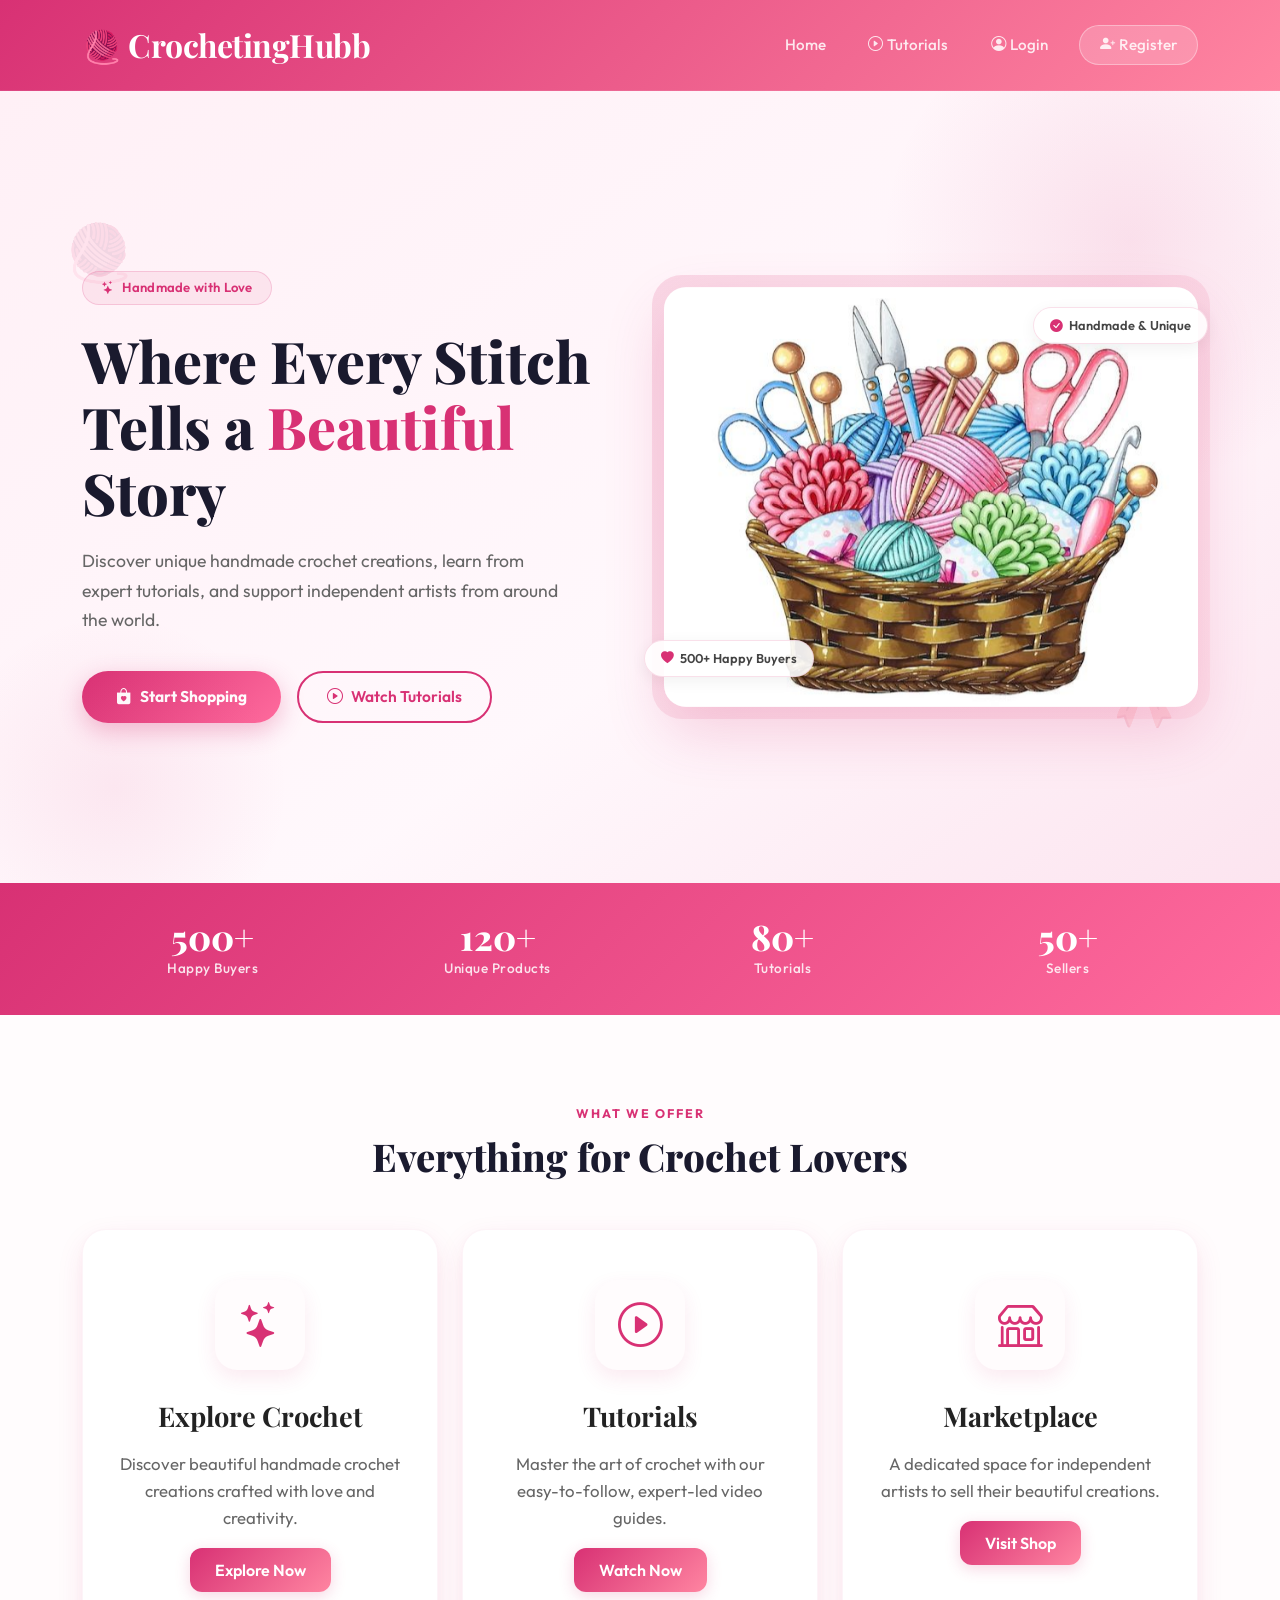
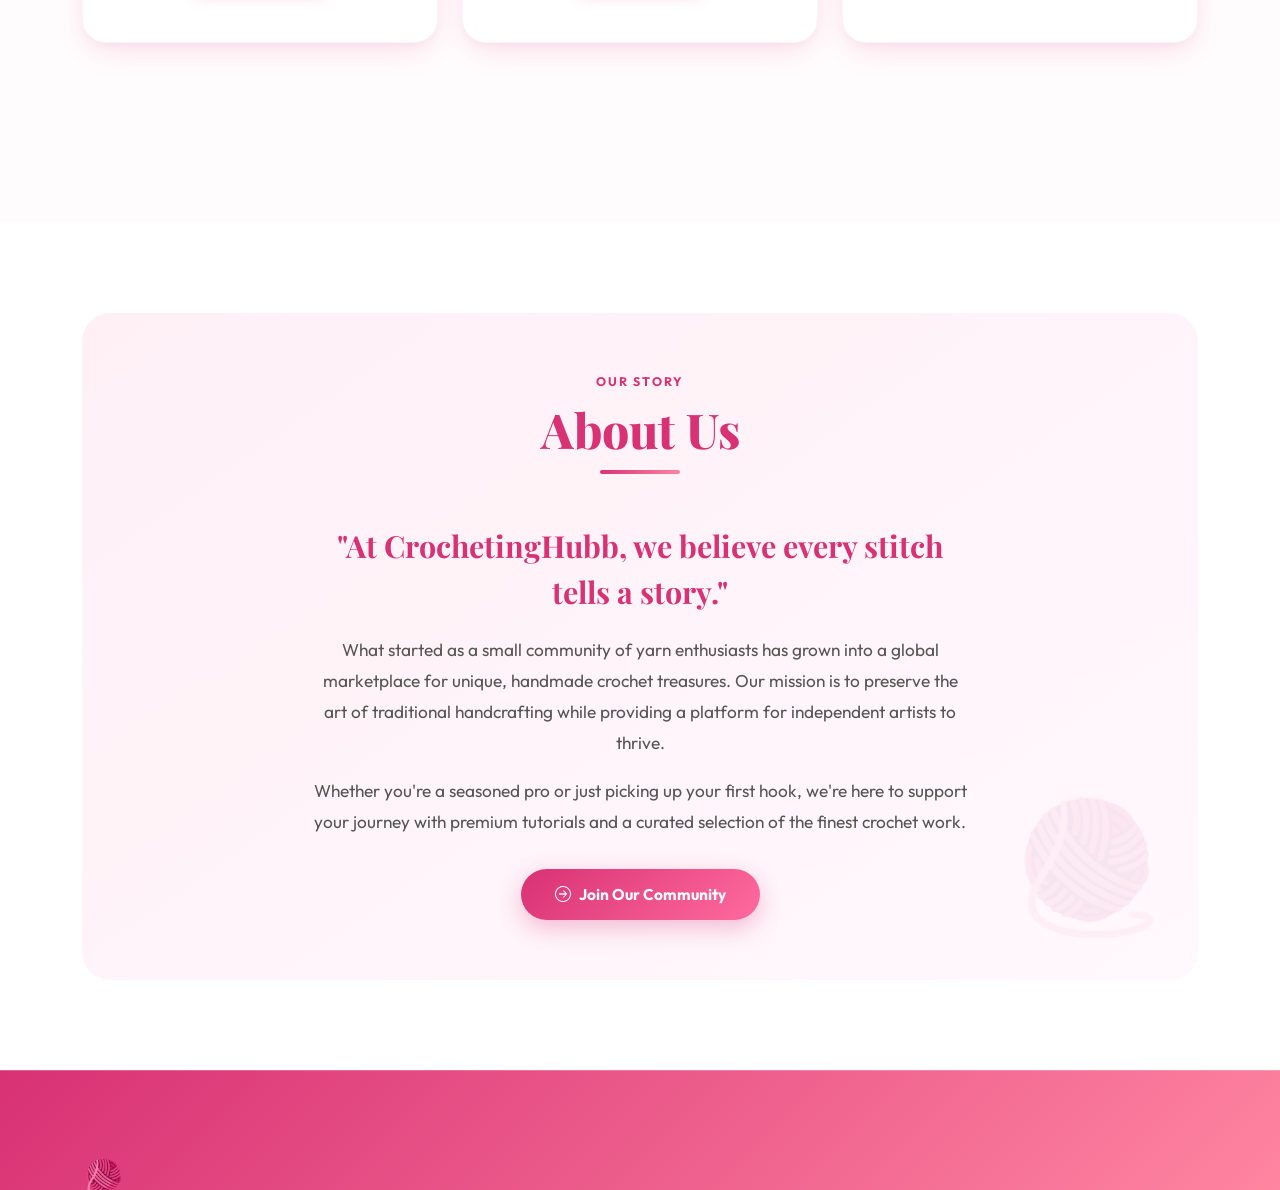
<file: index.html>
<!DOCTYPE html>
<html lang="en">

<head>
    <meta charset="UTF-8">
    <title>CrochetingHubb — Handmade with Love</title>
    <meta name="description"
        content="Discover handmade crochet products, learn step-by-step tutorials, and support talented small creators from around the world.">
    <meta name="viewport" content="width=device-width, initial-scale=1">

    <link href="https://cdn.jsdelivr.net/npm/bootstrap@5.3.2/dist/css/bootstrap.min.css" rel="stylesheet">
    <link rel="stylesheet" href="https://cdn.jsdelivr.net/npm/bootstrap-icons@1.11.1/font/bootstrap-icons.css">
    <link rel="stylesheet" href="assets/css/style.css">

    <style>
        /* ── HERO ── */
        .hero-section {
            min-height: 88vh;
            background: linear-gradient(145deg, #fff0f6 0%, #fff8fc 60%, #fce4ef 100%);
            display: flex;
            align-items: center;
            position: relative;
            overflow: hidden;
            padding: 80px 0 60px;
        }

        /* Decorative blobs */
        .hero-section::before {
            content: '';
            position: absolute;
            width: 500px;
            height: 500px;
            background: radial-gradient(circle, rgba(216, 49, 116, .12) 0%, transparent 70%);
            top: -100px;
            right: -100px;
            border-radius: 50%;
            pointer-events: none;
        }

        .hero-section::after {
            content: '';
            position: absolute;
            width: 350px;
            height: 350px;
            background: radial-gradient(circle, rgba(216, 49, 116, .08) 0%, transparent 70%);
            bottom: -80px;
            left: -60px;
            border-radius: 50%;
            pointer-events: none;
        }

        .hero-badge {
            display: inline-flex;
            align-items: center;
            gap: 8px;
            background: rgba(216, 49, 116, .08);
            border: 1px solid rgba(216, 49, 116, .18);
            color: var(--primary-pink);
            border-radius: 30px;
            padding: 6px 18px;
            font-size: .82rem;
            font-weight: 600;
            letter-spacing: .3px;
            margin-bottom: 22px;
        }

        .hero-headline {
            font-family: var(--font-heading);
            font-size: clamp(2.4rem, 5vw, 3.6rem);
            font-weight: 800;
            line-height: 1.15;
            color: #1a1a2e;
            margin-bottom: 20px;
        }

        .hero-headline span {
            color: var(--primary-pink);
        }

        .hero-sub {
            font-size: 1.1rem;
            color: #666;
            line-height: 1.7;
            max-width: 480px;
            margin-bottom: 36px;
        }

        .btn-hero-primary {
            background: linear-gradient(135deg, var(--primary-pink), #ff6b9d);
            color: #fff;
            border: none;
            border-radius: 40px;
            padding: 14px 34px;
            font-weight: 700;
            font-size: .97rem;
            text-decoration: none;
            display: inline-flex;
            align-items: center;
            gap: 8px;
            box-shadow: 0 8px 24px rgba(216, 49, 116, .30);
            transition: all .3s;
        }

        .btn-hero-primary:hover {
            transform: translateY(-2px);
            box-shadow: 0 14px 32px rgba(216, 49, 116, .40);
            color: #fff;
        }

        .btn-hero-outline {
            background: transparent;
            border: 2px solid var(--primary-pink);
            color: var(--primary-pink);
            border-radius: 40px;
            padding: 12px 28px;
            font-weight: 600;
            font-size: .97rem;
            text-decoration: none;
            display: inline-flex;
            align-items: center;
            gap: 8px;
            transition: all .3s;
        }

        .btn-hero-outline:hover {
            background: var(--primary-pink);
            color: #fff;
        }

        /* carousel wrapper */
        .hero-carousel-wrap {
            position: relative;
            z-index: 1;
        }

        .hero-carousel-wrap::before {
            content: '';
            position: absolute;
            inset: -12px;
            background: linear-gradient(135deg, rgba(216, 49, 116, .15), rgba(255, 133, 161, .10));
            border-radius: 30px;
            z-index: -1;
        }

        .hero-carousel-wrap .carousel {
            border-radius: 22px;
            overflow: hidden;
            box-shadow: 0 24px 60px rgba(216, 49, 116, .20);
        }

        .slider-img {
            height: 420px;
            object-fit: cover;
        }

        /* floating yarn icon */
        .yarn-float {
            position: absolute;
            font-size: 3.5rem;
            opacity: .12;
            pointer-events: none;
            animation: floatY 5s ease-in-out infinite alternate;
        }

        @keyframes floatY {
            from {
                transform: translateY(0);
            }

            to {
                transform: translateY(-18px);
            }
        }

        /* ── STATS STRIP ── */
        .stats-strip {
            background: linear-gradient(135deg, var(--primary-pink) 0%, #ff6b9d 100%);
            padding: 36px 0;
        }

        .stat-item {
            text-align: center;
            color: #fff;
        }

        .stat-number {
            font-size: 2.2rem;
            font-weight: 800;
            font-family: var(--font-heading);
            line-height: 1;
            margin-bottom: 4px;
        }

        .stat-label {
            font-size: .85rem;
            opacity: .85;
            font-weight: 500;
            letter-spacing: .5px;
        }

        /* ── SERVICES ── */
        .services-block {
            padding: 90px 0 80px;
            background: var(--light-bg);
        }

        .block-label {
            font-size: .78rem;
            font-weight: 700;
            letter-spacing: 2px;
            text-transform: uppercase;
            color: var(--primary-pink);
            margin-bottom: 10px;
        }

        .block-title {
            font-family: var(--font-heading);
            font-size: clamp(1.8rem, 3vw, 2.6rem);
            font-weight: 800;
            color: #1a1a2e;
            margin-bottom: 50px;
        }

        /* ── ABOUT ── */
        .about-block {
            background: #fff;
            padding: 90px 0;
        }

        .about-inner {
            background: linear-gradient(145deg, #fff0f6 0%, #fff8fc 100%);
            border-radius: 28px;
            padding: 60px;
            position: relative;
            overflow: hidden;
        }

        .about-inner::before {
            content: '🧶';
            font-size: 8rem;
            position: absolute;
            right: 30px;
            bottom: 20px;
            opacity: .07;
        }

        .about-quote {
            font-family: var(--font-heading);
            font-size: 1.9rem;
            color: var(--primary-pink);
            font-weight: 700;
            margin-bottom: 20px;
        }

        .about-text {
            font-size: 1.08rem;
            line-height: 1.8;
            color: #555;
        }

        /* ── FLOATING DECORATIONS ── */
        .deco-pill {
            display: inline-flex;
            align-items: center;
            gap: 6px;
            background: rgba(255, 255, 255, .9);
            border: 1px solid rgba(216, 49, 116, .15);
            border-radius: 30px;
            padding: 8px 16px;
            font-size: .8rem;
            font-weight: 600;
            color: #444;
            box-shadow: 0 4px 16px rgba(0, 0, 0, .06);
            position: absolute;
            z-index: 2;
        }

        .deco-pill i {
            color: var(--primary-pink);
        }

        .deco-1 {
            top: 20px;
            right: -10px;
            animation: floatY 4s ease-in-out infinite alternate;
        }

        .deco-2 {
            bottom: 30px;
            left: -20px;
            animation: floatY 4.5s ease-in-out 1s infinite alternate;
        }
    </style>
</head>

<body>

    <!-- ── NAVBAR ── -->
    <nav class="navbar navbar-expand-lg">
        <div class="container">
            <a class="navbar-brand" href="index.html">🧶 CrochetingHubb</a>

            <button class="navbar-toggler" type="button" data-bs-toggle="collapse" data-bs-target="#navbarNav">
                <span class="navbar-toggler-icon"></span>
            </button>

            <div class="collapse navbar-collapse" id="navbarNav">
                <ul class="navbar-nav ms-auto align-items-lg-center gap-lg-1">
                    <li class="nav-item"><a class="nav-link" href="index.html">Home</a></li>
                    <li class="nav-item"><a class="nav-link" href="tutorial.php"><i
                                class="bi bi-play-circle me-1"></i>Tutorials</a></li>
                    <li class="nav-item"><a class="nav-link" href="user\login.php"><i
                                class="bi bi-person-circle me-1"></i>Login</a></li>
                    <li class="nav-item ms-lg-2">
                        <a class="nav-link" href="user\register.php"
                            style="background:rgba(255,255,255,.18);border:1px solid rgba(255,255,255,.35);border-radius:30px;padding:8px 20px !important;">
                            <i class="bi bi-person-plus-fill me-1"></i>Register
                        </a>
                    </li>
                </ul>
            </div>
        </div>
    </nav>

    <main>

        <!-- ── HERO ── -->
        <section class="hero-section">
            <span class="yarn-float" style="top:15%;left:5%;">🧶</span>
            <span class="yarn-float" style="bottom:18%;right:8%;animation-delay:2s;">🎀</span>

            <div class="container">
                <div class="row align-items-center g-5">

                    <!-- Left: Text -->
                    <div class="col-lg-6">
                        <div class="hero-badge">
                            <i class="bi bi-stars"></i> Handmade with Love
                        </div>
                        <h1 class="hero-headline">
                            Where Every Stitch<br>
                            Tells a <span>Beautiful</span><br>
                            Story
                        </h1>
                        <p class="hero-sub">
                            Discover unique handmade crochet creations, learn from expert tutorials,
                            and support independent artists from around the world.
                        </p>
                        <div class="d-flex flex-wrap gap-3">
                            <a href="user\register.php" class="btn-hero-primary">
                                <i class="bi bi-bag-heart-fill"></i> Start Shopping
                            </a>
                            <a href="tutorial.php" class="btn-hero-outline">
                                <i class="bi bi-play-circle"></i> Watch Tutorials
                            </a>
                        </div>
                    </div>

                    <!-- Right: Carousel -->
                    <div class="col-lg-6">
                        <div class="hero-carousel-wrap">
                            <!-- Floating pills -->
                            <div class="deco-pill deco-1"><i class="bi bi-check-circle-fill"></i> Handmade &amp; Unique
                            </div>
                            <div class="deco-pill deco-2"><i class="bi bi-heart-fill"></i> 500+ Happy Buyers</div>

                            <div id="crochetCarousel" class="carousel slide" data-bs-ride="carousel"
                                data-bs-interval="3000" data-bs-pause="false">
                                <div class="carousel-inner">
                                    <div class="carousel-item active">
                                        <img src="assets/images/pic2.jpg" class="d-block w-100 slider-img"
                                            alt="Crochet 1">
                                    </div>
                                    <div class="carousel-item">
                                        <img src="assets/images/pic3.jpg" class="d-block w-100 slider-img"
                                            alt="Crochet 2">
                                    </div>
                                    <div class="carousel-item">
                                        <img src="assets/images/pic4.jpg" class="d-block w-100 slider-img"
                                            alt="Crochet 3">
                                    </div>
                                </div>
                                <button class="carousel-control-prev" type="button" data-bs-target="#crochetCarousel"
                                    data-bs-slide="prev">
                                    <span class="carousel-control-prev-icon"></span>
                                </button>
                                <button class="carousel-control-next" type="button" data-bs-target="#crochetCarousel"
                                    data-bs-slide="next">
                                    <span class="carousel-control-next-icon"></span>
                                </button>
                            </div>
                        </div>
                    </div>

                </div>
            </div>
        </section>

        <!-- ── STATS STRIP ── -->
        <section class="stats-strip">
            <div class="container">
                <div class="row g-4 justify-content-center">
                    <div class="col-6 col-md-3">
                        <div class="stat-item">
                            <div class="stat-number">500+</div>
                            <div class="stat-label">Happy Buyers</div>
                        </div>
                    </div>
                    <div class="col-6 col-md-3">
                        <div class="stat-item">
                            <div class="stat-number">120+</div>
                            <div class="stat-label">Unique Products</div>
                        </div>
                    </div>
                    <div class="col-6 col-md-3">
                        <div class="stat-item">
                            <div class="stat-number">80+</div>
                            <div class="stat-label">Tutorials</div>
                        </div>
                    </div>
                    <div class="col-6 col-md-3">
                        <div class="stat-item">
                            <div class="stat-number">50+</div>
                            <div class="stat-label">Sellers</div>
                        </div>
                    </div>
                </div>
            </div>
        </section>

        <!-- ── SERVICES ── -->
        <section class="services-block">
            <div class="container">
                <div class="text-center">
                    <p class="block-label">What We Offer</p>
                    <h2 class="block-title">Everything for Crochet Lovers</h2>
                </div>

                <div class="row g-4 services-section justify-content-center">
                    <div class="col-md-4">
                        <div class="service-card">
                            <div class="service-icon"><i class="bi bi-stars"></i></div>
                            <h3>Explore Crochet</h3>
                            <p>Discover beautiful handmade crochet creations crafted with love and creativity.</p>
                            <a href="user\register.php" class="btn btn-primary mt-3">Explore Now</a>
                        </div>
                    </div>
                    <div class="col-md-4">
                        <div class="service-card">
                            <div class="service-icon"><i class="bi bi-play-circle"></i></div>
                            <h3>Tutorials</h3>
                            <p>Master the art of crochet with our easy-to-follow, expert-led video guides.</p>
                            <a href="tutorial.php" class="btn btn-primary mt-3">Watch Now</a>
                        </div>
                    </div>
                    <div class="col-md-4">
                        <div class="service-card">
                            <div class="service-icon"><i class="bi bi-shop"></i></div>
                            <h3>Marketplace</h3>
                            <p>A dedicated space for independent artists to sell their beautiful creations.</p>
                            <a href="user\login.php" class="btn btn-primary mt-3">Visit Shop</a>
                        </div>
                    </div>
                </div>
            </div>
        </section>

        <!-- ── ABOUT ── -->
        <section class="about-block">
            <div class="container">
                <div class="about-inner">
                    <div class="row justify-content-center">
                        <div class="col-lg-8 text-center">
                            <p class="block-label">Our Story</p>
                            <h2 class="section-title">About Us</h2>
                            <p class="about-quote">"At CrochetingHubb, we believe every stitch tells a story."</p>
                            <p class="about-text">
                                What started as a small community of yarn enthusiasts has grown into a global
                                marketplace for
                                unique, handmade crochet treasures. Our mission is to preserve the art of traditional
                                handcrafting while providing a platform for independent artists to thrive.
                            </p>
                            <p class="about-text">
                                Whether you're a seasoned pro or just picking up your first hook, we're here to support
                                your
                                journey with premium tutorials and a curated selection of the finest crochet work.
                            </p>
                            <a href="user\register.php" class="btn-hero-primary mt-3" style="display:inline-flex;">
                                <i class="bi bi-arrow-right-circle"></i> Join Our Community
                            </a>
                        </div>
                    </div>
                </div>
            </div>
        </section>

    </main>

    <!-- ── FOOTER ── -->
    <footer class="premium-footer">
        <div class="container">
            <div class="row align-items-center">
                <div class="col-lg-3 text-center text-lg-start mb-3 mb-lg-0">
                    <a href="#" class="footer-brand">🧶 CrochetingHubb</a>
                </div>
                <div class="col-lg-6 mb-3 mb-lg-0">
                    <div class="mini-reviews-footer d-flex justify-content-center gap-4">
                        <div class="mini-review text-center">
                            <p class="mb-0 small italic">"Love the quality!"</p>
                            <span class="small opacity-75">- Sarah</span>
                        </div>
                        <div class="mini-review text-center">
                            <p class="mb-0 small italic">"Great tutorials!"</p>
                            <span class="small opacity-75">- Mike</span>
                        </div>
                        <div class="mini-review text-center">
                            <p class="mb-0 small italic">"Best community!"</p>
                            <span class="small opacity-75">- Elena</span>
                        </div>
                    </div>
                </div>
                <div class="col-lg-3 text-center text-lg-end">
                    <div class="footer-nav-horizontal">
                        <a href="#" class="text-white text-decoration-none me-3">Shop</a>
                        <a href="#" class="text-white text-decoration-none me-3">Support</a>
                        <a href="#" class="text-white text-decoration-none">Policy</a>
                    </div>
                </div>
            </div>
            <div class="footer-bottom text-center">
                <p class="mb-0">© 2026 CrochetingHubb. Made with passion for the Crochet Community.</p>
            </div>
        </div>
    </footer>

    <script src="https://cdn.jsdelivr.net/npm/bootstrap@5.3.2/dist/js/bootstrap.bundle.min.js"></script>

</body>

</html>
</file>
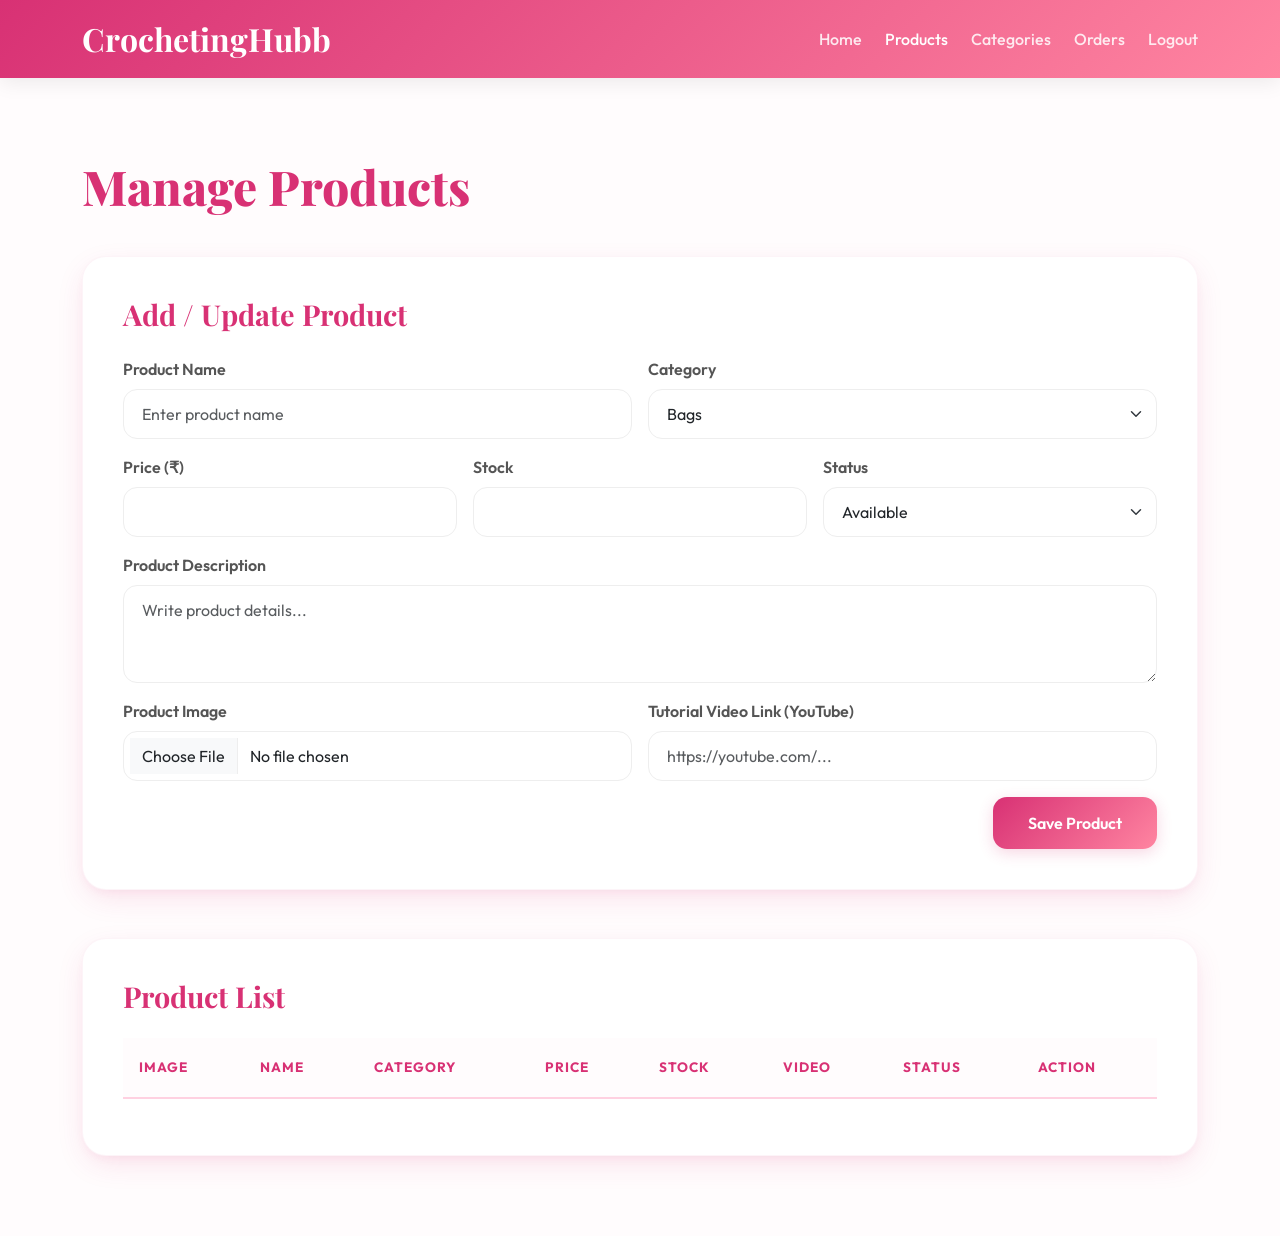
<file: Products.html>
<!DOCTYPE html>
<html lang="en">
<head>
    <meta charset="UTF-8">
    <title>Seller Products | CrochetingHubb</title>
    <meta name="viewport" content="width=device-width, initial-scale=1.0">

    <!-- Bootstrap -->
    <link href="https://cdn.jsdelivr.net/npm/bootstrap@5.3.2/dist/css/bootstrap.min.css" rel="stylesheet">

    <!-- Page CSS -->
    <link rel="stylesheet" href="assets\css\products.css">
</head>
<body>

<!-- HEADER -->
<header class="seller-header">
    <div class="container d-flex justify-content-between align-items-center">
        <h2>CrochetingHubb</h2>
        <nav>
            <a href="#">Home</a>
            <a href="#" class="active">Products</a>
            <a href="#">Categories</a>
            <a href="#">Orders</a>
            <a href="#">Logout</a>
        </nav>
    </div>
</header>

<!-- MAIN -->
<main class="product-main">
    <div class="container">

        <!-- PAGE TITLE -->
        <h3 class="page-title">Manage Products</h3>

        <!-- ADD PRODUCT FORM -->
        <div class="product-card">
            <h4>Add / Update Product</h4>

            <form class="row g-3">
                <div class="col-md-6">
                    <label class="form-label">Product Name</label>
                    <input type="text" class="form-control" placeholder="Enter product name">
                </div>

                <div class="col-md-6">
                    <label class="form-label">Category</label>
                    <select class="form-select">
                        <option>Bags</option>
                        <option>Toys</option>
                        <option>Accessories</option>
                        <option>Home Decor</option>
                    </select>
                </div>

                <div class="col-md-4">
                    <label class="form-label">Price (₹)</label>
                    <input type="number" class="form-control">
                </div>

                <div class="col-md-4">
                    <label class="form-label">Stock</label>
                    <input type="number" class="form-control">
                </div>

                <div class="col-md-4">
                    <label class="form-label">Status</label>
                    <select class="form-select">
                        <option>Available</option>
                        <option>Out of Stock</option>
                    </select>
                </div>

                <div class="col-12">
                    <label class="form-label">Product Description</label>
                    <textarea class="form-control" rows="3" placeholder="Write product details..."></textarea>
                </div>

                <div class="col-md-6">
                    <label class="form-label">Product Image</label>
                    <input type="file" class="form-control">
                </div>

                <div class="col-md-6">
                    <label class="form-label">Tutorial Video Link (YouTube)</label>
                    <input type="url" class="form-control" placeholder="https://youtube.com/...">
                </div>

                <div class="col-12 text-end">
                    <button type="submit" class="btn-register">Save Product</button>
                </div>
            </form>
        </div>

        <!-- PRODUCT LIST -->
        <div class="product-card mt-5">
            <h4>Product List</h4>

            <div class="table-responsive">
                <table class="table align-middle">
                    <thead>
                        <tr>
                            <th>Image</th>
                            <th>Name</th>
                            <th>Category</th>
                            <th>Price</th>
                            <th>Stock</th>
                            <th>Video</th>
                            <th>Status</th>
                            <th>Action</th>
                        </tr>
                    </thead>

                

</body>
</html>
</file>
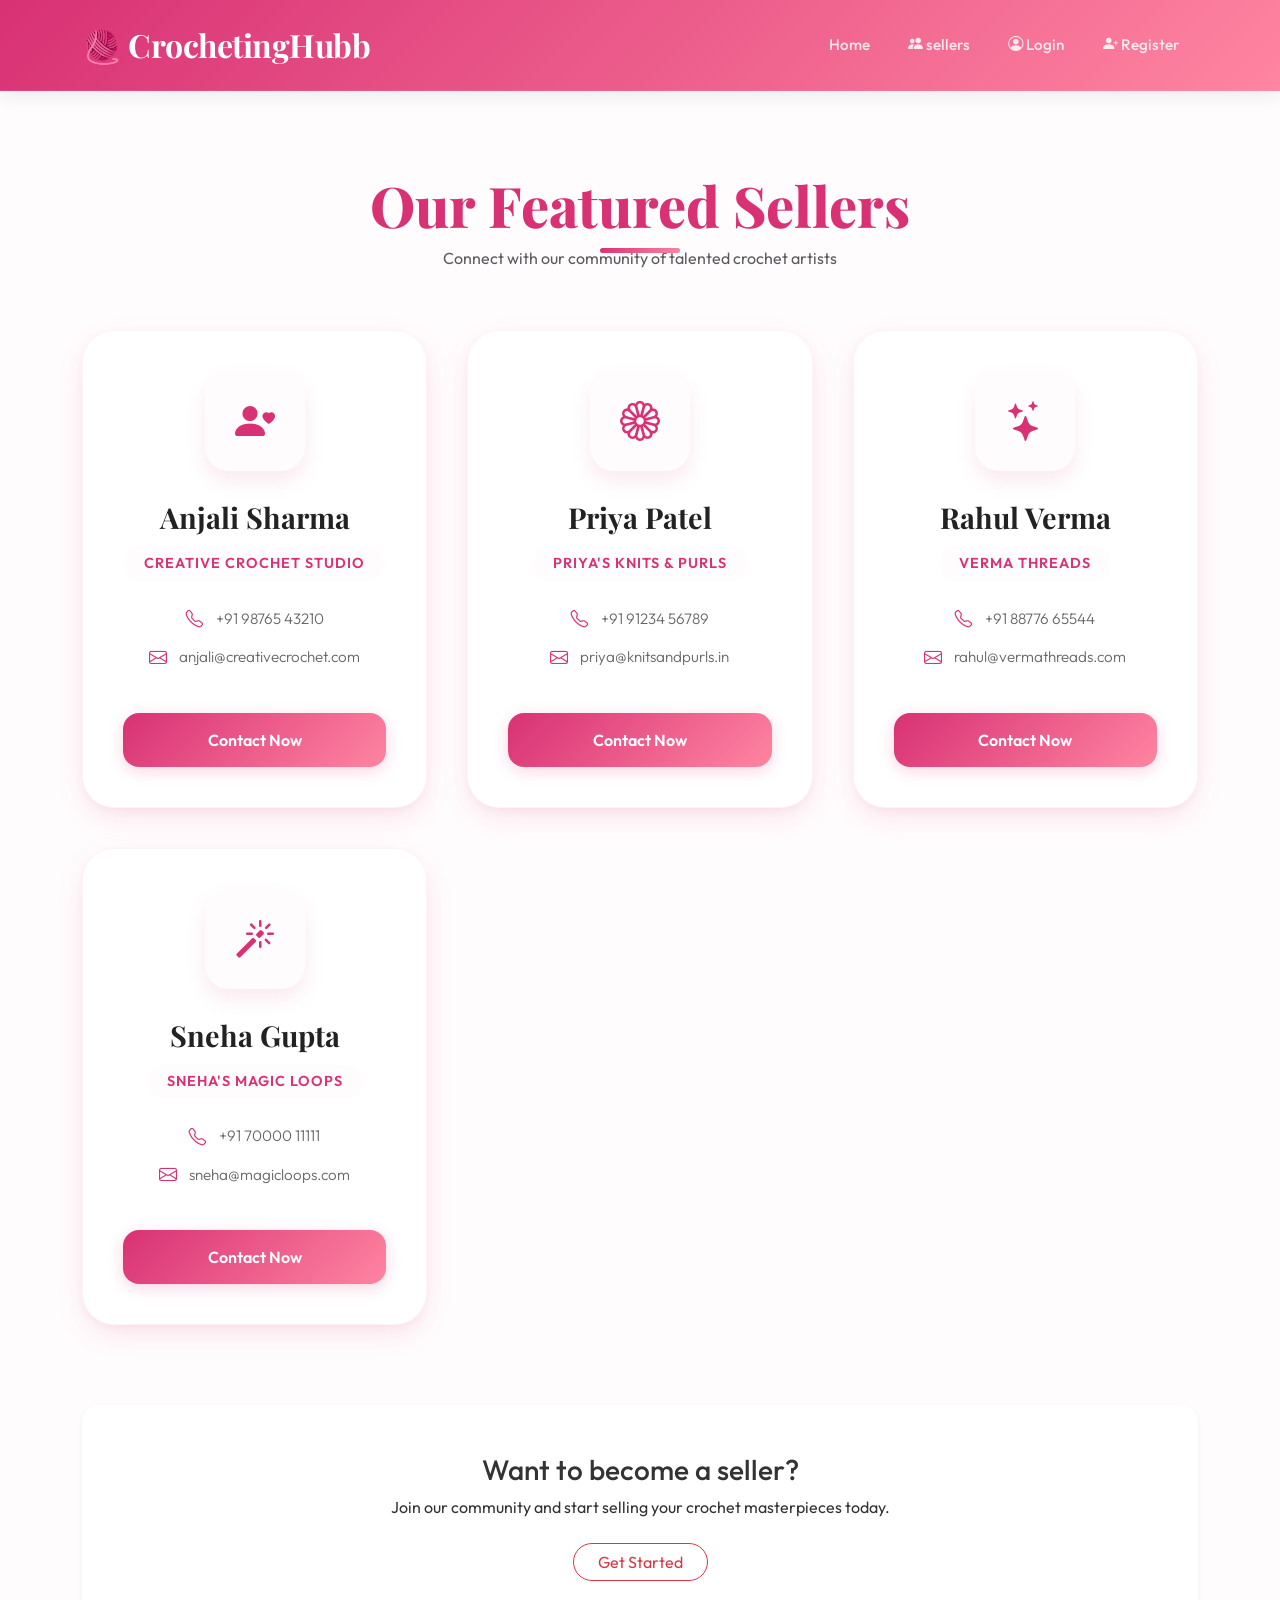
<file: sellers.html>
<!DOCTYPE html>
<html lang="en">

<head>
    <meta charset="UTF-8">
    <meta name="viewport" content="width=device-width, initial-scale=1.0">
    <title>Sellers - CROCHETINGHUBB</title>
    <link href="https://cdn.jsdelivr.net/npm/bootstrap@5.3.0/dist/css/bootstrap.min.css" rel="stylesheet">
    <link rel="stylesheet" href="https://cdn.jsdelivr.net/npm/bootstrap-icons@1.11.1/font/bootstrap-icons.css">
    <link rel="stylesheet" href="assets/css/style.css">
    <link rel="stylesheet" href="assets/css/seller_list.css">
</head>

<body>
    <!-- Navbar -->
    <nav class="navbar navbar-expand-lg">
        <div class="container">
            <a class="navbar-brand" href="index.html">🧶 CrochetingHubb</a>

            <button class="navbar-toggler" type="button" data-bs-toggle="collapse" data-bs-target="#navbarNav">
                <span class="navbar-toggler-icon"></span>
            </button>

            <div class="collapse navbar-collapse" id="navbarNav">
                <ul class="navbar-nav ms-auto">
                    <li class="nav-item"><a class="nav-link" href="index.html">Home</a></li>
                    <li class="nav-item"><a class="nav-link" href="sellers.html"><i class="bi bi-people-fill"></i>
                            sellers</a>
                    </li>
                    <li class="nav-item"><a class="nav-link" href="user\login.php"><i class="bi bi-person-circle"></i> Login</a></li>
                    <li class="nav-item"><a class="nav-link" href="user\register.php"><i
                                class="bi bi-person-plus-fill"></i>
                            Register</a></li>
                </ul>
            </div>
        </div>
    </nav>

    <main class="seller-list-container">
        <div class="container">
            <div class="page-title">
                <h2>Our Featured Sellers</h2>
                <p class="text-muted">Connect with our community of talented crochet artists</p>
            </div>

            <div class="seller-grid">
                <!-- Seller Card 1 -->
                <div class="seller-card">
                    <div class="seller-avatar">
                        <i class="bi bi-person-heart"></i>
                    </div>
                    <div class="seller-name">Anjali Sharma</div>
                    <div class="business-name">Creative Crochet Studio</div>
                    <div class="seller-contact-info">
                        <div class="contact-item">
                            <i class="bi bi-telephone"></i>
                            <span>+91 98765 43210</span>
                        </div>
                        <div class="contact-item">
                            <i class="bi bi-envelope"></i>
                            <span>anjali@creativecrochet.com</span>
                        </div>
                    </div>
                    <a href="mailto:anjali@creativecrochet.com" class="btn-contact-seller">Contact Now</a>
                </div>

                <!-- Seller Card 2 -->
                <div class="seller-card">
                    <div class="seller-avatar">
                        <i class="bi bi-flower1"></i>
                    </div>
                    <div class="seller-name">Priya Patel</div>
                    <div class="business-name">Priya's Knits & Purls</div>
                    <div class="seller-contact-info">
                        <div class="contact-item">
                            <i class="bi bi-telephone"></i>
                            <span>+91 91234 56789</span>
                        </div>
                        <div class="contact-item">
                            <i class="bi bi-envelope"></i>
                            <span>priya@knitsandpurls.in</span>
                        </div>
                    </div>
                    <a href="mailto:priya@knitsandpurls.in" class="btn-contact-seller">Contact Now</a>
                </div>

                <!-- Seller Card 3 -->
                <div class="seller-card">
                    <div class="seller-avatar">
                        <i class="bi bi-stars"></i>
                    </div>
                    <div class="seller-name">Rahul Verma</div>
                    <div class="business-name">Verma Threads</div>
                    <div class="seller-contact-info">
                        <div class="contact-item">
                            <i class="bi bi-telephone"></i>
                            <span>+91 88776 65544</span>
                        </div>
                        <div class="contact-item">
                            <i class="bi bi-envelope"></i>
                            <span>rahul@vermathreads.com</span>
                        </div>
                    </div>
                    <a href="mailto:rahul@vermathreads.com" class="btn-contact-seller">Contact Now</a>
                </div>

                <!-- Seller Card 4 -->
                <div class="seller-card">
                    <div class="seller-avatar">
                        <i class="bi bi-magic"></i>
                    </div>
                    <div class="seller-name">Sneha Gupta</div>
                    <div class="business-name">Sneha's Magic Loops</div>
                    <div class="seller-contact-info">
                        <div class="contact-item">
                            <i class="bi bi-telephone"></i>
                            <span>+91 70000 11111</span>
                        </div>
                        <div class="contact-item">
                            <i class="bi bi-envelope"></i>
                            <span>sneha@magicloops.com</span>
                        </div>
                    </div>
                    <a href="mailto:sneha@magicloops.com" class="btn-contact-seller">Contact Now</a>
                </div>
            </div>
        </div>
    </main>

    <!-- Success Section (Optional context) -->
    <section class="container mb-5 text-center">
        <div class="p-5 bg-white rounded-4 shadow-sm">
            <h3>Want to become a seller?</h3>
            <p class="mb-4">Join our community and start selling your crochet masterpieces today.</p>
            <a href="contact.html" class="btn btn-outline-danger rounded-pill px-4">Get Started</a>
        </div>
    </section>

</body>

</html>
</file>
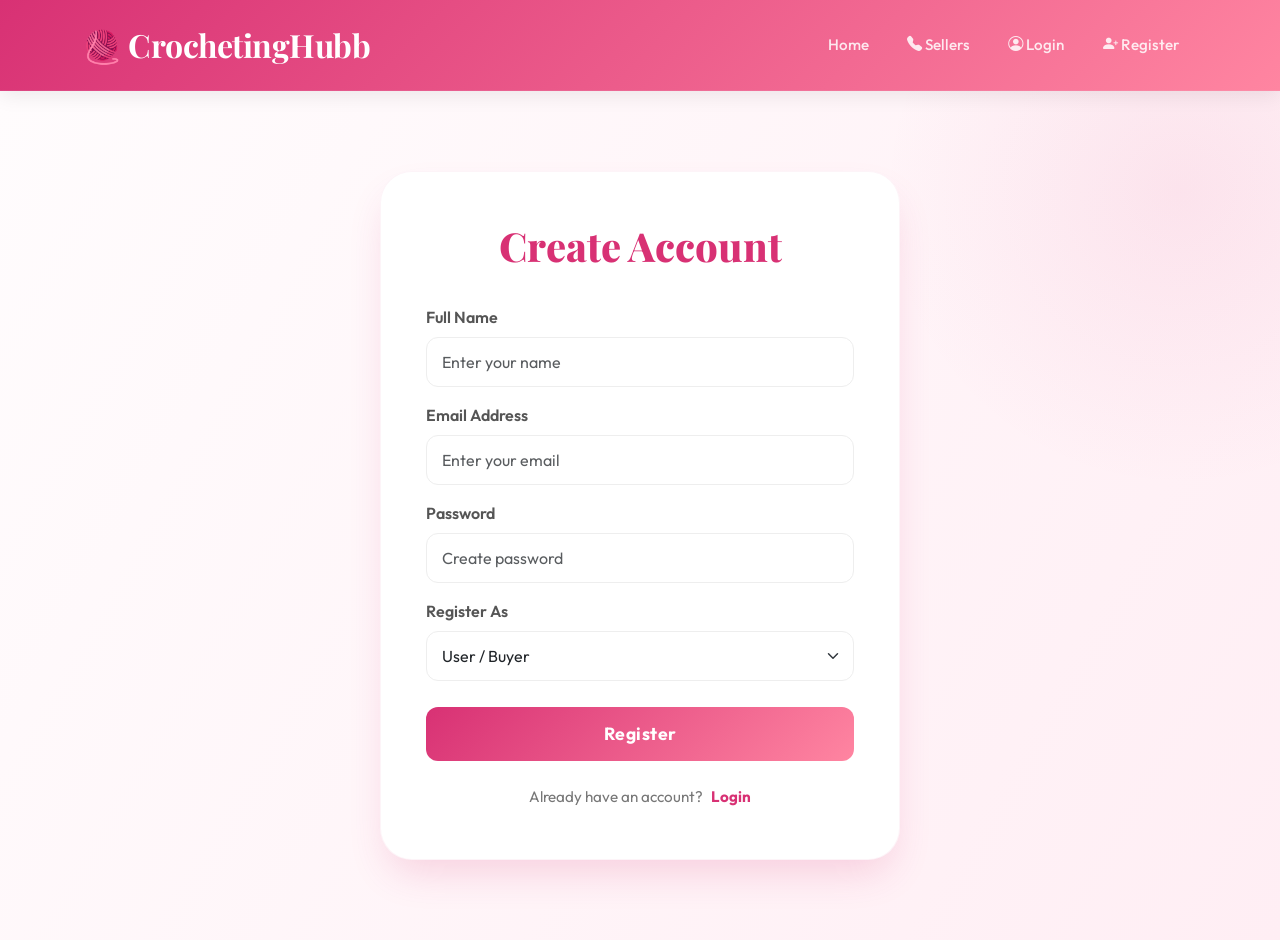
<file: user/register.html>
<!DOCTYPE html>
<html lang="en">

<head>
    <meta charset="UTF-8">
    <title>Register | CrochetingHubb</title>

    <link href="https://cdn.jsdelivr.net/npm/bootstrap@5.3.2/dist/css/bootstrap.min.css" rel="stylesheet">
    <link rel="stylesheet" href="https://cdn.jsdelivr.net/npm/bootstrap-icons@1.11.1/font/bootstrap-icons.css">
    <link rel="stylesheet" href="../assets/css/style.css">
    <link rel="stylesheet" href="../assets/css/register.css">
</head>

<body>

    <!-- Navbar (UNCHANGED) -->
    <nav class="navbar navbar-expand-lg">
        <div class="container">
            <a class="navbar-brand" href="../index.html">🧶 CrochetingHubb</a>

            <button class="navbar-toggler" type="button" data-bs-toggle="collapse" data-bs-target="#navbarNav">
                <span class="navbar-toggler-icon"></span>
            </button>

            <div class="collapse navbar-collapse" id="navbarNav">
                <ul class="navbar-nav ms-auto">
                    <li class="nav-item">
                        <a class="nav-link" href="../index.html">Home</a>
                    </li>

                    <li class="nav-item">
                        <a class="nav-link" href="../sellers.html">
                            <i class="bi bi-telephone-fill"></i> Sellers
                        </a>
                    </li>

                    <li class="nav-item">
                        <a class="nav-link" href="#">
                            <i class="bi bi-person-circle"></i> Login
                        </a>
                    </li>

                    <li class="nav-item">
                        <a class="nav-link" href="register.php">
                            <i class="bi bi-person-plus-fill"></i> Register
                        </a>
                    </li>
                </ul>
            </div>
        </div>
    </nav>

    <main class="register-main">
        <div class="register-container d-flex align-items-center justify-content-center">
            <div class="register-card">
                <h3>Create Account</h3>

                <?php
                if (isset($message)) {
                    echo $message;
                }
                ?>

                <form method="POST">

                    <div class="mb-3">
                        <label class="form-label">Full Name</label>
                        <input type="text" name="full_name" class="form-control" placeholder="Enter your name">
                    </div>

                    <div class="mb-3">
                        <label class="form-label">Email Address</label>
                        <input type="email" name="email" class="form-control" placeholder="Enter your email">
                    </div>

                    <div class="mb-3">
                        <label class="form-label">Password</label>
                        <input type="password" name="password" class="form-control" placeholder="Create password">
                    </div>

                    <div class="mb-3">
                        <label class="form-label">Register As</label>
                        <select class="form-select" name="role">
                            <option>User / Buyer</option>
                            <option>Seller</option>
                        </select>
                    </div>

                    <div class="d-grid">
                        <button type="submit" class="btn btn-register">Register</button>
                    </div>

                    <div class="login-link">
                        Already have an account?
                        <a href="#">Login</a>
                    </div>

                </form>
            </div>
        </div>
    </main>

</body>
</html>
</file>
<file: assets/css/style.css>
@import url('https://fonts.googleapis.com/css2?family=Outfit:wght@300;400;500;600;700;800&family=Playfair+Display:ital,wght@0,400;0,700;1,400&display=swap');

:root {
    --primary-pink: #d83174;
    --soft-pink: #ffd1e1;
    --deep-pink: #b51d5b;
    --light-bg: #fffcfd;
    /* Slightly warmer white */
    --gradient-pink: linear-gradient(135deg, #d83174 0%, #ff85a1 100%);
    --premium-shadow: 0 10px 30px -5px rgba(216, 49, 116, 0.15), 0 4px 10px -2px rgba(216, 49, 116, 0.05);
    /* Glassmorphism token */
    --glass-bg: rgba(255, 255, 255, 0.8);
    --glass-border: rgba(255, 255, 255, 0.35);
    /* Typography */
    --font-main: 'Outfit', sans-serif;
    --font-heading: 'Playfair Display', serif;
}

html,
body {
    height: 100%;
}

body {
    font-family: var(--font-main);
    background-color: var(--light-bg);
    display: flex;
    flex-direction: column;
    color: #333;
}

main {
    flex: 1 0 auto;
}

/* Navbar */
.navbar {
    background: var(--gradient-pink);
    backdrop-filter: blur(10px);
    -webkit-backdrop-filter: blur(10px);
    box-shadow: 0 4px 20px rgba(0, 0, 0, 0.08);
    padding: 1rem 0;
    border-bottom: 1px solid rgba(255, 255, 255, 0.1);
}

.navbar-brand {
    color: #fff;
    font-family: var(--font-heading);
    font-weight: 700;
    font-size: 2rem;
    letter-spacing: -0.5px;
}

.nav-link {
    color: rgba(255, 255, 255, 0.85) !important;
    font-weight: 500;
    font-size: 0.95rem;
    padding: 0.5rem 1.2rem !important;
    transition: all 0.4s cubic-bezier(0.165, 0.84, 0.44, 1);
    position: relative;
}

.nav-link::after {
    content: '';
    position: absolute;
    bottom: 0;
    left: 1.2rem;
    right: 1.2rem;
    height: 2px;
    background: #fff;
    transform: scaleX(0);
    transition: transform 0.3s ease;
}

.nav-link:hover {
    color: #fff !important;
    transform: translateY(-1px);
}

.nav-link:hover::after {
    transform: scaleX(1);
}

/* Carousel */
.slider-img {
    height: 500px;
    object-fit: cover;
}

/* Welcome Section */
.welcome-section {
    padding: 100px 0;
    text-align: center;
}

.welcome-section h1 {
    color: var(--primary-pink);
    font-family: var(--font-heading);
    font-weight: 800;
    font-size: 4rem;
    margin-bottom: 1.5rem;
    line-height: 1.2;
}

.welcome-section p {
    font-size: 1.25rem;
    color: #555;
    max-width: 750px;
    margin: 0 auto;
    font-weight: 300;
    line-height: 1.7;
}

/* Footer Styling */
.premium-footer {
    background: var(--gradient-pink);
    color: #fff;
    padding: 80px 0 40px;
    margin-top: auto;
    position: relative;
    overflow: hidden;
}

.premium-footer::before {
    content: '';
    position: absolute;
    top: 0;
    left: 0;
    right: 0;
    height: 1px;
    background: rgba(255, 255, 255, 0.2);
}

.footer-brand {
    font-family: var(--font-heading);
    font-size: 2.2rem;
    font-weight: 700;
    margin-bottom: 2rem;
    display: block;
    color: #fff;
    text-decoration: none;
    transition: transform 0.3s ease;
}

.footer-brand:hover {
    transform: scale(1.05);
    color: #fff;
}

.footer-social-links a {
    color: #fff;
    font-size: 1.5rem;
    margin-right: 1.5rem;
    transition: transform 0.4s cubic-bezier(0.165, 0.84, 0.44, 1), color 0.3s ease;
    display: inline-block;
}

.footer-social-links a:hover {
    color: var(--soft-pink);
    transform: translateY(-5px) rotate(8deg);
}

.footer-heading {
    font-weight: 700;
    text-transform: uppercase;
    letter-spacing: 1.5px;
    margin-bottom: 2rem;
    color: #fff;
    font-size: 0.9rem;
}

.footer-links {
    list-style: none;
    padding: 0;
}

.footer-links li {
    margin-bottom: 1rem;
}

.footer-links a {
    color: rgba(255, 255, 255, 0.75);
    text-decoration: none;
    transition: all 0.3s ease;
    font-weight: 300;
}

.footer-links a:hover {
    color: #fff;
    padding-left: 8px;
}

.footer-bottom {
    margin-top: 50px;
    padding-top: 30px;
    border-top: 1px solid rgba(255, 255, 255, 0.1);
    font-size: 0.9rem;
    color: rgba(255, 255, 255, 0.6);
}

.mini-reviews-footer .mini-review p {
    font-style: italic;
    font-weight: 300;
    font-size: 0.95rem;
}

.mini-reviews-footer .mini-review span {
    font-weight: 600;
    font-size: 0.8rem;
    text-transform: uppercase;
    letter-spacing: 1px;
}

.footer-nav-horizontal a {
    font-size: 0.9rem;
    transition: color 0.3s ease;
}

.footer-nav-horizontal a:hover {
    color: var(--soft-pink) !important;
}

/* Form controls in footer */
.premium-footer .form-control::placeholder {
    color: rgba(255, 255, 255, 0.6);
}

.premium-footer .form-control:focus {
    background: rgba(255, 255, 255, 0.2);
    box-shadow: none;
    border-color: var(--soft-pink);
    color: white;
}

/* Service Cards */
.services-section {
    padding-bottom: 100px;
}

.service-card {
    background: #fff;
    border: 1px solid rgba(216, 49, 116, 0.05);
    border-radius: 24px;
    padding: 50px 35px;
    text-align: center;
    transition: all 0.5s cubic-bezier(0.165, 0.84, 0.44, 1);
    box-shadow: var(--premium-shadow);
    height: 100%;
}

.service-card:hover {
    transform: translateY(-12px);
    box-shadow: 0 25px 50px -12px rgba(216, 49, 116, 0.25);
    background: linear-gradient(to bottom right, #fff, #fff6f9);
}

.service-icon {
    width: 90px;
    height: 90px;
    background: var(--light-bg);
    color: var(--primary-pink);
    border-radius: 22px;
    display: flex;
    align-items: center;
    justify-content: center;
    font-size: 2.8rem;
    margin: 0 auto 30px;
    transition: all 0.5s cubic-bezier(0.165, 0.84, 0.44, 1);
    box-shadow: 0 8px 20px rgba(216, 49, 116, 0.1);
}

.service-card:hover .service-icon {
    background: var(--primary-pink);
    color: #fff;
    transform: scale(1.1) rotate(5deg);
    box-shadow: 0 15px 30px rgba(216, 49, 116, 0.3);
}

.service-card h3 {
    color: #222;
    font-family: var(--font-heading);
    font-size: 1.7rem;
    font-weight: 700;
    margin-bottom: 18px;
}

.service-card p {
    color: #666;
    font-size: 1.05rem;
    line-height: 1.6;
    margin-bottom: 0;
}

/* Custom Buttons */
.btn-primary {
    background: var(--gradient-pink);
    border: none;
    border-radius: 12px;
    padding: 10px 25px;
    font-weight: 600;
    transition: all 0.4s cubic-bezier(0.165, 0.84, 0.44, 1);
    box-shadow: 0 4px 15px rgba(216, 49, 116, 0.2);
}

.btn-primary:hover {
    background: var(--deep-pink);
    transform: translateY(-2px);
    box-shadow: 0 8px 25px rgba(216, 49, 116, 0.3);
}

/* About Us Section */
.about-us-section {
    padding: 100px 0;
    background: #fff;
    position: relative;
}

.about-us-section .lead {
    font-family: var(--font-heading);
    font-size: 2.2rem;
    color: var(--primary-pink);
    font-weight: 700;
    margin-bottom: 2rem;
}

.about-us-section p:not(.lead) {
    font-size: 1.15rem;
    line-height: 1.8;
    color: #555;
    margin-bottom: 1.5rem;
    font-weight: 300;
}

/* Section Title Refinement */
.section-title {
    color: var(--primary-pink);
    font-family: var(--font-heading);
    font-weight: 800;
    font-size: 3rem;
    position: relative;
    display: inline-block;
    margin-bottom: 4rem;
}

.section-title::after {
    content: '';
    position: absolute;
    bottom: -15px;
    left: 50%;
    transform: translateX(-50%);
    width: 80px;
    height: 4px;
    background: var(--gradient-pink);
    border-radius: 2px;
}

/* Reviews Section removed from main */
</file>
<file: assets/css/seller_list.css>
@import url('https://fonts.googleapis.com/css2?family=Outfit:wght@300;400;500;600;700;800&family=Playfair+Display:ital,wght@0,400;0,700;1,400&display=swap');

:root {
    --primary-pink: #d83174;
    --soft-pink: #ffd1e1;
    --deep-pink: #b51d5b;
    --light-bg: #fffcfd;
    --gradient-pink: linear-gradient(135deg, #d83174 0%, #ff85a1 100%);
    --font-main: 'Outfit', sans-serif;
    --font-heading: 'Playfair Display', serif;
    --premium-shadow: 0 10px 30px -5px rgba(216, 49, 116, 0.15), 0 4px 10px -2px rgba(216, 49, 116, 0.05);
}

.seller-list-container {
    width: 100%;
    padding: 80px 15px;
    background-color: var(--light-bg);
}

.page-title {
    text-align: center;
    margin-bottom: 60px;
}

.page-title h2 {
    font-family: var(--font-heading);
    font-size: 3.5rem;
    font-weight: 800;
    color: var(--primary-pink);
    position: relative;
    display: inline-block;
}

.page-title h2::after {
    content: '';
    position: absolute;
    bottom: -15px;
    left: 50%;
    transform: translateX(-50%);
    width: 80px;
    height: 5px;
    background: var(--gradient-pink);
    border-radius: 10px;
}

.seller-grid {
    display: grid;
    grid-template-columns: repeat(auto-fill, minmax(320px, 1fr));
    gap: 40px;
    max-width: 1200px;
    margin: 0 auto;
}

.seller-card {
    background: #fff;
    border-radius: 32px;
    padding: 40px;
    box-shadow: var(--premium-shadow);
    transition: all 0.5s cubic-bezier(0.165, 0.84, 0.44, 1);
    display: flex;
    flex-direction: column;
    align-items: center;
    text-align: center;
    border: 1px solid rgba(216, 49, 116, 0.05);
}

.seller-card:hover {
    transform: translateY(-12px);
    box-shadow: 0 30px 60px -12px rgba(216, 49, 116, 0.2);
    border-color: var(--primary-pink);
}

.seller-avatar {
    width: 100px;
    height: 100px;
    background: var(--light-bg);
    border-radius: 24px;
    display: flex;
    align-items: center;
    justify-content: center;
    margin-bottom: 25px;
    font-size: 2.5rem;
    color: var(--primary-pink);
    box-shadow: 0 10px 20px rgba(216, 49, 116, 0.1);
    transition: all 0.3s ease;
}

.seller-card:hover .seller-avatar {
    background: var(--primary-pink);
    color: #fff;
    transform: rotate(5deg) scale(1.1);
}

.seller-name {
    font-family: var(--font-heading);
    font-size: 1.8rem;
    font-weight: 700;
    color: #222;
    margin-bottom: 8px;
}

.business-name {
    font-size: 0.9rem;
    color: var(--primary-pink);
    font-weight: 600;
    margin-bottom: 25px;
    background: var(--light-bg);
    padding: 6px 20px;
    border-radius: 30px;
    text-transform: uppercase;
    letter-spacing: 1px;
}

.seller-contact-info {
    width: 100%;
    margin-bottom: 30px;
}

.contact-item {
    display: flex;
    align-items: center;
    justify-content: center;
    gap: 12px;
    margin-bottom: 12px;
    color: #666;
    font-size: 0.95rem;
    font-weight: 300;
}

.contact-item i {
    color: var(--primary-pink);
    font-size: 1.1rem;
}

.btn-contact-seller {
    display: inline-block;
    padding: 15px 30px;
    background: var(--gradient-pink);
    color: #fff !important;
    border-radius: 16px;
    text-decoration: none !important;
    font-weight: 600;
    transition: all 0.4s cubic-bezier(0.165, 0.84, 0.44, 1);
    width: 100%;
    box-shadow: 0 4px 15px rgba(216, 49, 116, 0.2);
}

.btn-contact-seller:hover {
    transform: translateY(-2px);
    box-shadow: 0 8px 25px rgba(216, 49, 116, 0.3);
}
</file>
<file: assets/css/register.css>
/* ===== Theme Variables matching style.css ===== */
:root {
    --primary-pink: #d83174;
    --soft-pink: #ffd1e1;
    --deep-pink: #b51d5b;
    --light-bg: #fffcfd;
    --gradient-pink: linear-gradient(135deg, #d83174 0%, #ff85a1 100%);
    --text-gray: #6c757d;
    --text-dark: #222;
    --font-heading: 'Playfair Display', serif;
    --font-main: 'Outfit', sans-serif;
    --premium-shadow: 0 20px 40px -10px rgba(216, 49, 116, 0.2);
}

/* ===== BODY BACKGROUND ===== */
body {
    margin: 0;
    font-family: var(--font-main);
    background-color: var(--light-bg);
    color: var(--text-dark);
}

/* Register Main Layout */
.register-main {
    min-height: calc(100vh - 160px);
    position: relative;
    overflow: hidden;
    display: flex;
    flex-direction: column;
}

.register-container {
    flex: 1;
    padding: 80px 20px;
    position: relative;
    z-index: 1;
}

/* Updated Animated Background */
.register-main::before {
    content: "";
    position: absolute;
    top: 0;
    left: 0;
    right: 0;
    bottom: 0;
    background: linear-gradient(120deg, #fffcfd, #ffeef4, #fffcfd);
    background-size: 200% 200%;
    animation: gradientMove 15s ease infinite;
    z-index: -2;
}

/* Decorative Floating Elements */
.register-main::after {
    content: "";
    position: absolute;
    width: 600px;
    height: 600px;
    background: radial-gradient(circle, rgba(216, 49, 116, 0.08), transparent 70%);
    top: -200px;
    right: -200px;
    border-radius: 50%;
    z-index: -1;
    animation: floatSlow 12s ease-in-out infinite;
}

@keyframes floatSlow {
    0% {
        transform: translateY(0px) rotate(0deg);
    }

    50% {
        transform: translateY(30px) rotate(5deg);
    }

    100% {
        transform: translateY(0px) rotate(0deg);
    }
}

/* ===== REGISTRATION CARD ===== */
.register-card {
    background: #ffffff;
    padding: 50px 45px;
    border-radius: 32px;
    width: 100%;
    max-width: 520px;
    box-shadow: var(--premium-shadow);
    border: 1px solid rgba(216, 49, 116, 0.05);
    z-index: 2;
    animation: fadeInUp 1s cubic-bezier(0.165, 0.84, 0.44, 1);
}

/* ===== HEADING ===== */
.register-card h3 {
    text-align: center;
    color: var(--primary-pink);
    font-family: var(--font-heading);
    font-weight: 800;
    margin-bottom: 35px;
    font-size: 2.5rem;
}

/* ===== INPUT FIELDS ===== */
.form-label {
    font-weight: 600;
    color: #555;
    margin-bottom: 8px;
}

.form-control,
.form-select {
    padding: 12px 15px;
    border-radius: 12px;
    border: 1.5px solid #eee;
    transition: all 0.3s ease;
}

.form-control:focus,
.form-select:focus {
    border-color: var(--primary-pink);
    box-shadow: 0 0 0 4px rgba(216, 49, 116, 0.1);
    transform: translateY(-2px);
}

/* ===== BUTTON ===== */
.btn-register {
    background: var(--gradient-pink);
    border: none;
    color: white;
    border-radius: 12px;
    padding: 14px;
    font-weight: 700;
    font-size: 1.1rem;
    letter-spacing: 0.5px;
    transition: all 0.3s ease;
    margin-top: 10px;
}

.btn-register:hover {
    transform: translateY(-3px);
    box-shadow: 0 10px 20px rgba(216, 49, 116, 0.3);
    color: white;
}

/* ===== LOGIN LINK ===== */
.login-link {
    text-align: center;
    margin-top: 25px;
    color: #777;
    font-size: 0.95rem;
}

.login-link a {
    color: var(--primary-pink);
    text-decoration: none;
    font-weight: 700;
    transition: color 0.3s ease;
    margin-left: 5px;
}

.login-link a:hover {
    color: var(--deep-pink);
    text-decoration: underline;
}

/* Background Circles (Optional extras) */
.bg-circle {
    position: absolute;
    border-radius: 50%;
    opacity: 0.2;
    z-index: -1;
}

.bg-circle.one {
    width: 100px;
    height: 100px;
    background: var(--soft-pink);
    top: 10%;
    left: 5%;
}

.bg-circle.two {
    width: 150px;
    height: 150px;
    background: var(--primary-pink);
    bottom: 15%;
    left: 10%;
}
</file>
